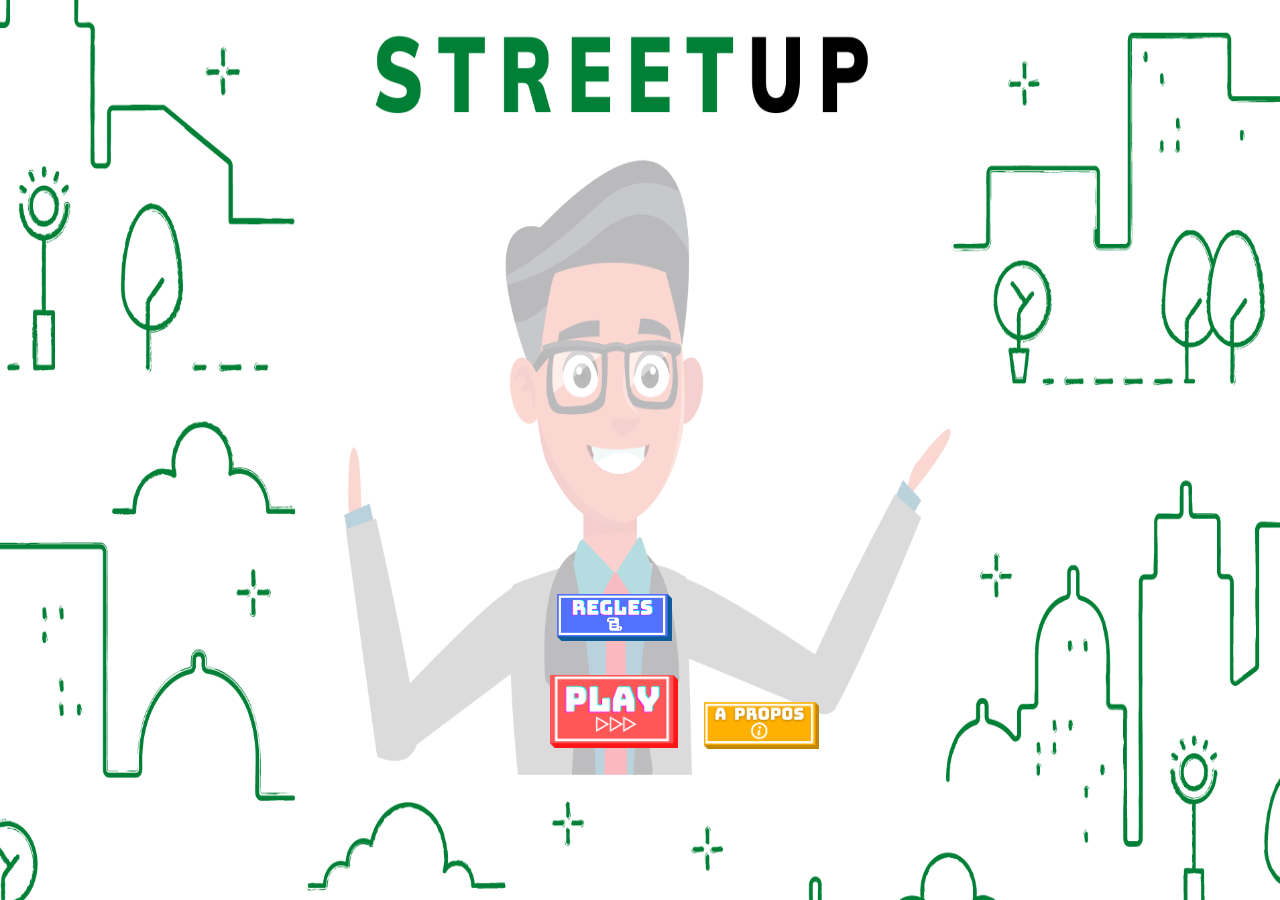
<file: index.html>
<!doctype html>
<html lang="en">
  <head>
    <!-- Required meta tags -->
    <meta charset="utf-8">
    <meta name="viewport" content="width=device-width, initial-scale=1, shrink-to-fit=no">

    <!-- Bootstrap CSS -->
    <link rel="stylesheet" href="https://cdn.jsdelivr.net/npm/bootstrap@4.5.3/dist/css/bootstrap.min.css" integrity="sha384-TX8t27EcRE3e/ihU7zmQxVncDAy5uIKz4rEkgIXeMed4M0jlfIDPvg6uqKI2xXr2" crossorigin="anonymous">
    <link rel="stylesheet" type="text/css" href="index.css">
    <link rel="icon" href="img/icon.png">

    <title>StreetUp</title>
  </head>
  <body>
    <a href="aPropos.html">
        <img id="buttonAPropos" src="img/aPropos.png"/>
    </a>
    <a href="regles.html">
        <img id="buttonRegles" src="img/regles2.png"/>
    </a>
    <a href="jeu.html">
        <img id="buttonPlay" src="img/play2.png"/>
    </a>
    <!-- Bootstrap core JavaScript
    ================================================== -->
    <!-- Placed at the end of the document so the pages load faster -->
    <script src="https://code.jquery.com/jquery-3.5.1.slim.min.js" integrity="sha384-DfXdz2htPH0lsSSs5nCTpuj/zy4C+OGpamoFVy38MVBnE+IbbVYUew+OrCXaRkfj" crossorigin="anonymous"></script>
    <script src="https://cdn.jsdelivr.net/npm/bootstrap@4.5.3/dist/js/bootstrap.bundle.min.js" integrity="sha384-ho+j7jyWK8fNQe+A12Hb8AhRq26LrZ/JpcUGGOn+Y7RsweNrtN/tE3MoK7ZeZDyx" crossorigin="anonymous"></script>
  </body>
</html>
</file>
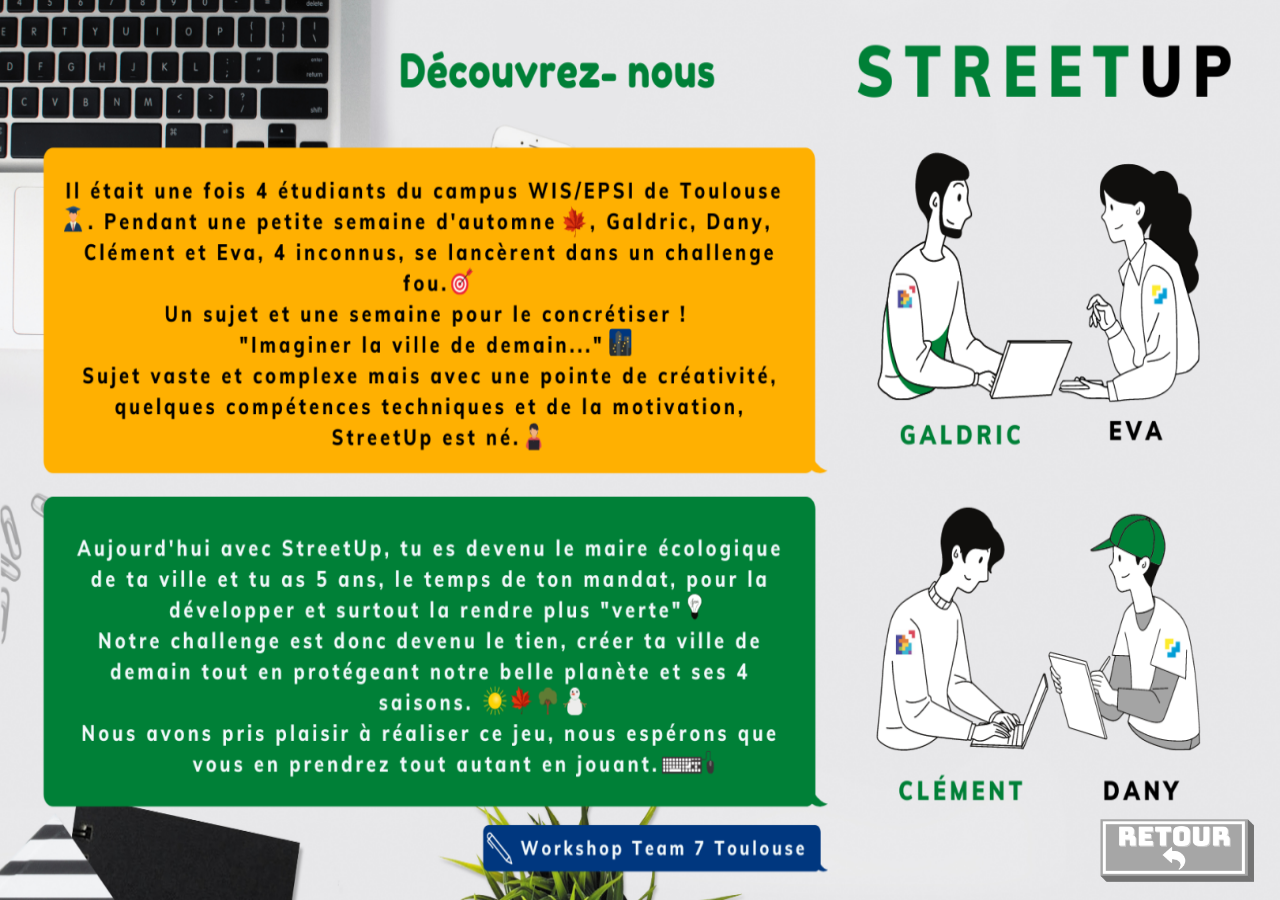
<file: aPropos.html>
<!DOCTYPE html>
<html lang="en">
<head>
    <link rel="stylesheet" href="aPropos.css">
    <link rel="icon" href="img/icon.png">
    <meta charset="UTF-8">
    <meta name="viewport" content="width=device-width, initial-scale=1.0">
    <title>A Propos</title>
</head>
<body>
    <a href="index.html">
        <img id="button" src="img/retour2.png"/>
    </a>
</body>
</html>
</file>
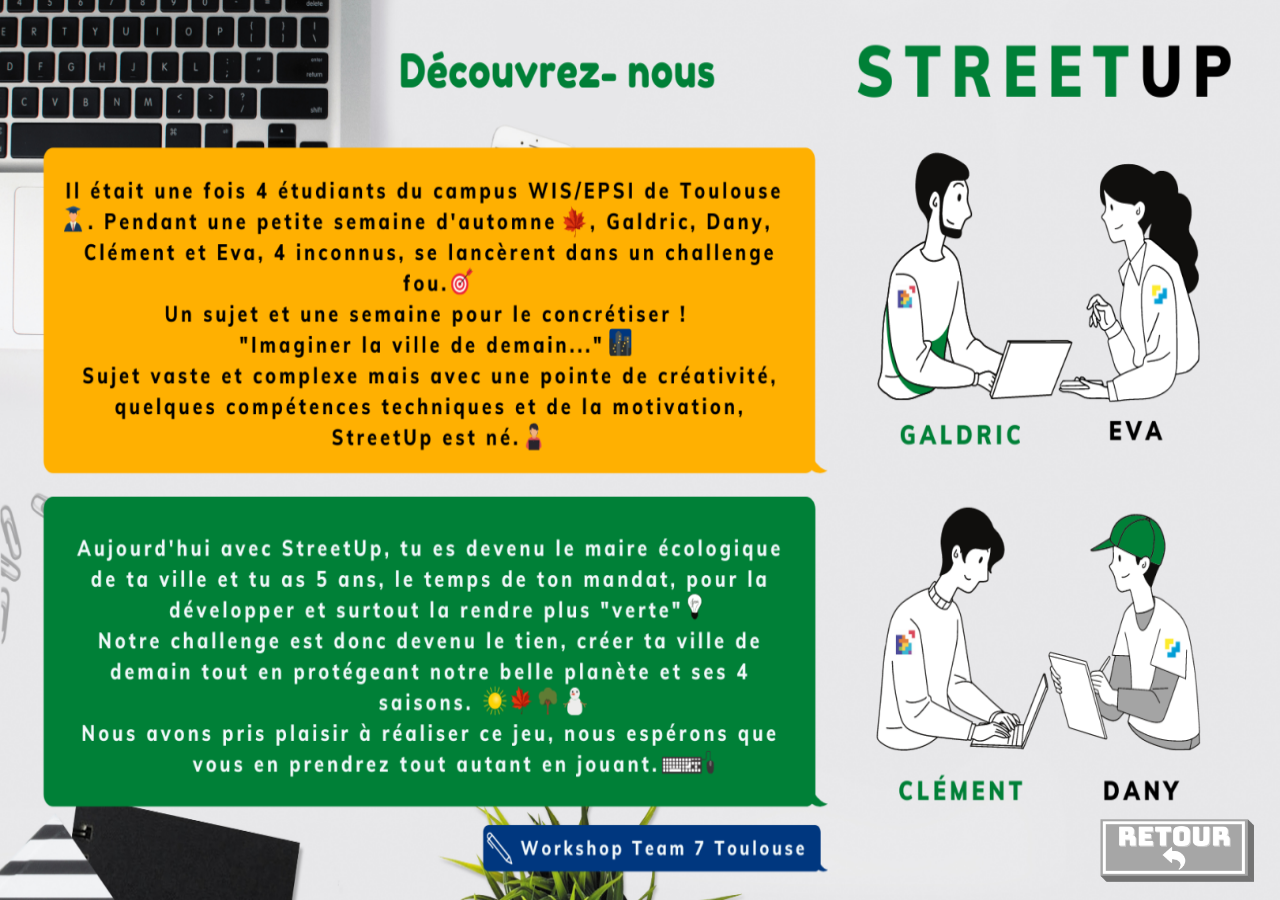
<file: aPropos2.html>
<!DOCTYPE html>
<html lang="en">
<head>
    <link rel="stylesheet" href="aPropos.css">
    <link rel="icon" href="img/icon.png">
    <meta charset="UTF-8">
    <meta name="viewport" content="width=device-width, initial-scale=1.0">
    <title>A Propos</title>
</head>
<body>
    <a href="jeu.html">
        <img id="button" src="img/retour2.png"/>
    </a>
</body>
</html>
</file>
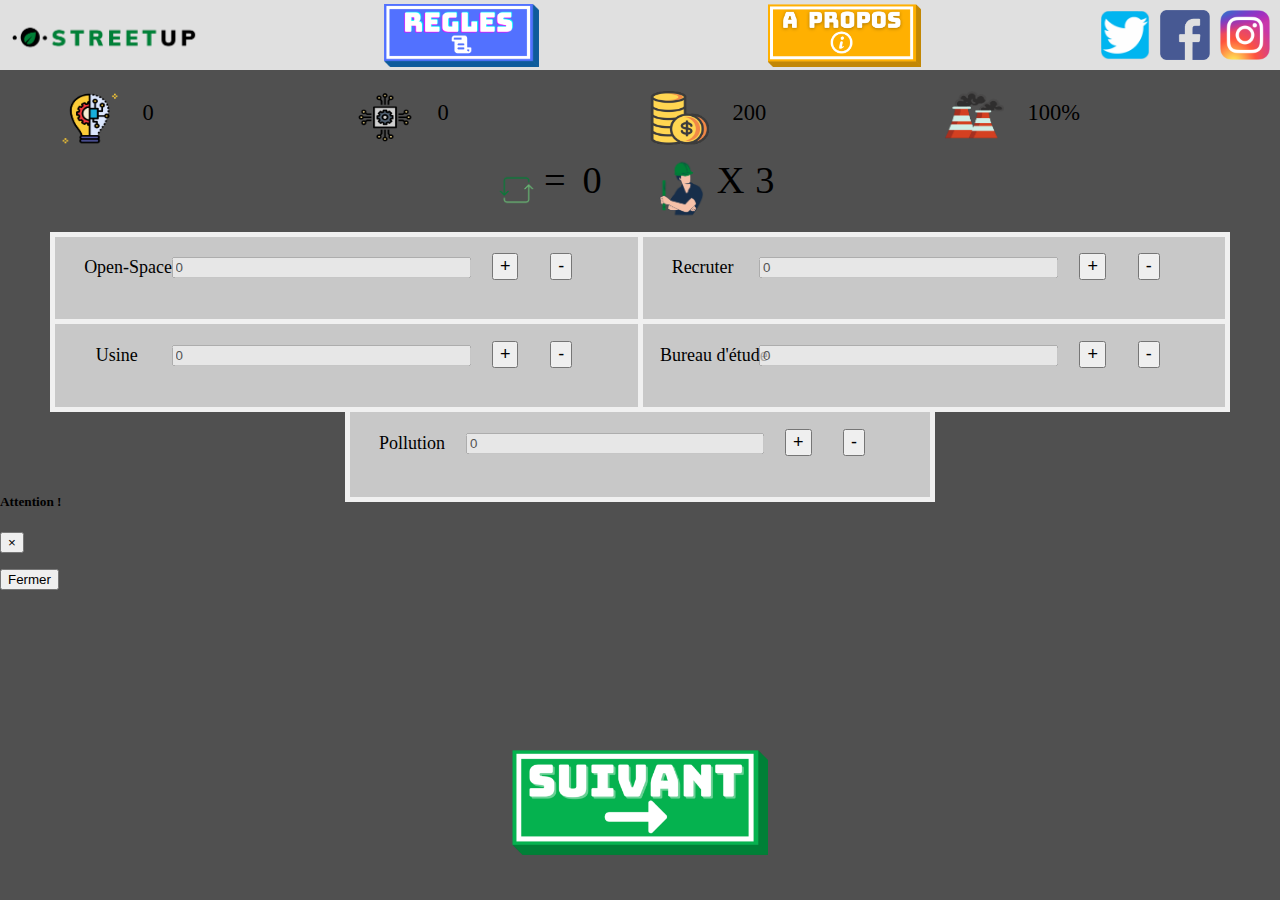
<file: jeu.html>
<!doctype html>
<html lang="fr">
<head>
    <!-- Required meta tags -->
    <meta charset="utf-8">
    <meta name="viewport" content="width=device-width, initial-scale=1, shrink-to-fit=no">

    <!-- Bootstrap CSS -->
    <link rel="stylesheet" href="https://cdn.jsdelivr.net/npm/bootstrap@4.5.3/dist/css/bootstrap.min.css" integrity="sha384-TX8t27EcRE3e/ihU7zmQxVncDAy5uIKz4rEkgIXeMed4M0jlfIDPvg6uqKI2xXr2" crossorigin="anonymous">
    <link rel="stylesheet" type="text/css" href="jeu.css">
    <link rel="icon" href="img/icon.png">
    <title>StreetUp</title>
</head>
<body>
    <!-- Barre de navigation -->
    <div class="navigbar">
    	<a id="logo" href="index.html">
	        <img src="img/logo.png" height=70px>
	    </a>
        <a href="regles2.html">
            <img id="buttonRegles" src="img/regles2.png"/>
        </a>
        <a href="aPropos2.html">
            <img id="buttonAPropos" src="img/aPropos.png"/>
        </a>
	    <a href="https://www.instagram.com/street_up_app/" id="ig">
	        <img src="img/ig.png">
	    </a>
	    <a href="https://www.facebook.com/StreetUp-104897931429715" id="fb">
	        <img src="img/fb.png">
	    </a>
	    <a href="https://twitter.com/Street__up" id="twitter">
	        <img src="img/twitter.png">
	    </a>
    </div>

    <!-- Barre des ressources -->
    <div class="statbar bg-light rounded">
    	<div class="res1 spaced">
	        <img src="img/techno.png" class="respicture">
	    </div>
	    <div id="techno" class="res2 spaced">
	        0
	    </div>
	    <div class="res3 spaced">
	        <img src="img/component.png" class="respicture">
	    </div>
	    <div id="component" class="res4 spaced">
	        0
	    </div>
	    <div class="res5 spaced">
	        <img src="img/money.png" class="respicture">
	    </div>
	    <div id="money" class="res6 spaced">
	        200
	    </div>
	    <div class="res7 spaced">
	        <img src="img/polution.png" class="respicture">
	    </div>
	    <div id="polution" class="res8 spaced">
	        100%
	    </div>
    </div>

	<!-- Barre des workers -->
    <div id="workerDiv"class="countbar bg-light rounded">
        <div id="round">
            <img src="img/tours.png">
        </div>
        <div id="roundEqual">
            =
        </div>
        <div id="roundCount">
            0
        </div>
    	<div id="worker">
	        <img src="img/worker.png">
	    </div>
	    <div id="workerCross">
	        X
	    </div>
	    <div id="workerCount">
	        3
	    </div>
    </div>

    <div id="mainButtons">
    	<div id="buttonPart" class="rounded">
	    	<div id="openSpace" class="rounded">
	    		<label>Open-Space</label>
	    		<input id="dataInput" name="openSpaceInput" class="form-control" rows="1" value="0" disabled></input>
	    		<button id="openSpacePlusButton" type="button" class="btn btn-default">+</button>
	    		<button id="openSpaceMinusButton" type="button" class="btn btn-default">-</button>
	    	</div>
	    	<div id="recruter" class="rounded">
	    		<label>Recruter</label>
	    		<input id="dataInput" class="form-control" rows="1" value="0" disabled></input>
	    		<button id="recruterPlusButton" type="button" class="btn btn-default">+</button>
	    		<button id="recruterMinusButton" type="button" class="btn btn-default">-</button>
	    	</div>
	    	<div id="usine" class="rounded">
	    		<label>Usine</label>
	    		<input id="dataInput" class="form-control" rows="1" value="0" disabled></input>
	    		<button id="usinePlusButton" type="button" class="btn btn-default">+</button>
	    		<button id="usineMinusButton" type="button" class="btn btn-default">-</button>
	    	</div>
	    	<div id="BE" class="rounded">
	    		<label>Bureau d'étude</label>
	    		<input id="dataInput" class="form-control" rows="1" value="0" disabled></input>
	    		<button id="BEPlusButton" type="button" class="btn btn-default">+</button>
	    		<button id="BEMinusButton" type="button" class="btn btn-default">-</button>
	    	</div>
	    </div>
	    <div id="lastButtonPart" class="rounded-bottom">
	    	<div id="enhance" class="rounded">
	    		<label>Pollution</label>
	    		<input id="dataInput" class="form-control" rows="1" value="0" disabled></input>
	    		<button id="enhancePlusButton" type="button" class="btn btn-default">+</button>
	    		<button id="enhanceMinusButton" type="button" class="btn btn-default">-</button>
	    	</div>
	    </div>

	    <button id="passButton" class="buttonPass"></button>
    </div>

	<!-- Modal -->
	<div class="modal fade" id="modal" tabindex="-1" role="dialog" aria-labelledby="modalLabel" aria-hidden="true">
	  <div class="modal-dialog modal-dialog-centered" role="document">
	    <div class="modal-content">
	      <div class="modal-header">
	        <h5 class="modal-title" id="modalLabel">Attention !</h5>
	        <button type="button" class="close" data-dismiss="modal" aria-label="Close">
	          <span aria-hidden="true">&times;</span>
	        </button>
	      </div>
	      <div class="modal-body">
	        <p id="texteModal"></p>
	      </div>
	      <div class="modal-footer" id="modalFooter">
	        <button type="button" class="btn btn-success" data-dismiss="modal">Fermer</button>
	      </div>
	    </div>
	  </div>
	</div>
    
    <!-- Bootstrap core JavaScript
        ================================================== -->
        <!-- Placed at the end of the document so the pages load faster -->
        <script src="https://code.jquery.com/jquery-3.5.1.slim.min.js" integrity="sha384-DfXdz2htPH0lsSSs5nCTpuj/zy4C+OGpamoFVy38MVBnE+IbbVYUew+OrCXaRkfj" crossorigin="anonymous"></script>
        <script src="https://cdn.jsdelivr.net/npm/bootstrap@4.5.3/dist/js/bootstrap.bundle.min.js" integrity="sha384-ho+j7jyWK8fNQe+A12Hb8AhRq26LrZ/JpcUGGOn+Y7RsweNrtN/tE3MoK7ZeZDyx" crossorigin="anonymous"></script>
        <script>
        	$(function() {

        		debut();

				$('#openSpaceMinusButton').click(decrease);
				$('#openSpacePlusButton').click(increase);

				$('#recruterMinusButton').click(decrease);
				$('#recruterPlusButton').click(increase);

				$('#usineMinusButton').click(decrease);
				$('#usinePlusButton').click(increase);

				$('#BEMinusButton').click(decrease);
				$('#BEPlusButton').click(increase);

				$('#enhanceMinusButton').click(decrease);
				$('#enhancePlusButton').click(increase);

				$('#passButton').click(nextTurn);
			});

			function decrease() {
				var value = $(this).parent().find('#dataInput').val();
				var beforevalue = parseInt(document.getElementById("workerCount").innerHTML);
				if(value > 0) {
					value--;
					$(this).parent().find('#dataInput').val(value);
					document.getElementById("workerCount").innerHTML = ++beforevalue;
				}
			}

			function increase() {
				var value = $(this).parent().find('#dataInput').val();
				var beforevalue = parseInt(document.getElementById("workerCount").innerHTML);
				if($(this).parent().attr('id') == "recruter"){
					if(value == 0){
						value++;
						$(this).parent().find('#dataInput').val(value);
						document.getElementById("workerCount").innerHTML = --beforevalue;
					}
				}else if(beforevalue > 0) {
					value++;
					$(this).parent().find('#dataInput').val(value);
					document.getElementById("workerCount").innerHTML = --beforevalue;
				}
			}

			function nextTurn(){
				//Partie des save
				var saveTechno = parseInt(document.getElementById("techno").innerHTML);
				var saveComponent = parseInt(document.getElementById("component").innerHTML);
				var saveGold = parseInt(document.getElementById("money").innerHTML);
				var savePollutionStat = parseInt(document.getElementById("polution").innerHTML);
				var saveTurn = parseInt(document.getElementById("roundCount").innerHTML);
				var saveWorkers = parseInt(document.getElementById("workerCount").innerHTML);
				var saveOpenSpace = parseInt($(this).parent().find('#openSpace').find('#dataInput').val());
				var saveRecruter = parseInt($(this).parent().find('#recruter').find('#dataInput').val());
				var saveUsine = parseInt($(this).parent().find('#usine').find('#dataInput').val());
				var saveBE = parseInt($(this).parent().find('#BE').find('#dataInput').val());
				var savePollution = parseInt($(this).parent().find('#lastButtonPart').find('#enhance').find('#dataInput').val());
				saveWorkers = saveWorkers+saveOpenSpace+saveRecruter+saveUsine+saveBE+savePollution;

				//Partie fonctionnelle
				var openSpace = parseInt($(this).parent().find('#openSpace').find('#dataInput').val());
				var worker = parseInt(document.getElementById("workerCount").innerHTML);
				if(openSpace != 0){
					var gold = parseInt(document.getElementById("money").innerHTML);
					document.getElementById("money").innerHTML = gold+openSpace*90;
					worker = worker + openSpace;
					document.getElementById("workerCount").innerHTML = worker;
					$(this).parent().find('#openSpace').find('#dataInput').val(0);
				}
				var recruter = parseInt($(this).parent().find('#recruter').find('#dataInput').val());
				worker = parseInt(document.getElementById("workerCount").innerHTML);
				if(recruter != 0){
					var gold = parseInt(document.getElementById("money").innerHTML);
					var polution = parseInt(document.getElementById("polution").innerHTML);
					document.getElementById("polution").innerHTML = (polution+5)+"%";
					worker = worker + 2;
					document.getElementById("workerCount").innerHTML = worker;
					$(this).parent().find('#recruter').find('#dataInput').val(0);
				}
				var Usine = parseInt($(this).parent().find('#usine').find('#dataInput').val());
				worker = parseInt(document.getElementById("workerCount").innerHTML);
				if(Usine != 0){
					var gold = parseInt(document.getElementById("money").innerHTML);
					var polution = parseInt(document.getElementById("polution").innerHTML);
					var composant = parseInt(document.getElementById("component").innerHTML);
					document.getElementById("component").innerHTML = composant+(Usine*5);
					document.getElementById("polution").innerHTML = (polution+(Usine*10))+"%";
					document.getElementById("money").innerHTML = gold-(Usine*6);
					worker = worker + Usine;
					document.getElementById("workerCount").innerHTML = worker;
					$(this).parent().find('#usine').find('#dataInput').val(0);
				}
				var BE = parseInt($(this).parent().find('#BE').find('#dataInput').val());
				if(BE != 0){
					var gold = parseInt(document.getElementById("money").innerHTML);
					var techno = parseInt(document.getElementById("techno").innerHTML);
					var composant = parseInt(document.getElementById("component").innerHTML);
					document.getElementById("component").innerHTML = composant-(BE*3);
					document.getElementById("techno").innerHTML = techno+(BE*1);
					document.getElementById("money").innerHTML = gold-(BE*5);
					worker = worker + BE;
					document.getElementById("workerCount").innerHTML = worker;
					$(this).parent().find('#BE').find('#dataInput').val(0);
				}
				var polutionCount = parseInt($(this).parent().find('#lastButtonPart').find('#enhance').find('#dataInput').val());
				if(polutionCount != 0){
					var polution = parseInt(document.getElementById("polution").innerHTML);
					var techno = parseInt(document.getElementById("techno").innerHTML);
					document.getElementById("polution").innerHTML = (polution-(polutionCount*15))+"%";
					document.getElementById("techno").innerHTML = techno-polutionCount;
					worker = worker + polutionCount;
					document.getElementById("workerCount").innerHTML = worker;
					$(this).parent().find('#lastButtonPart').find('#enhance').find('#dataInput').val(0);
				}
				var gold = parseInt(document.getElementById("money").innerHTML);
				document.getElementById("money").innerHTML = gold-(worker*40);

				var tour = parseInt(document.getElementById("roundCount").innerHTML);
				document.getElementById("roundCount").innerHTML = tour + 1;

				if(parseInt(document.getElementById("techno").innerHTML) < 0){
					document.getElementById("texteModal").innerHTML = "Vous ne pouvez pas passer au tour suivant car vous dépensez trop de point de Technologie !";
					$('#modal').modal();
					reset(saveTechno,saveComponent,saveGold,savePollutionStat,saveTurn,saveWorkers,saveOpenSpace,saveRecruter,saveUsine,saveBE,savePollution);
					return;
				}
				if(parseInt(document.getElementById("component").innerHTML) < 0){
					document.getElementById("texteModal").innerHTML = "Vous ne pouvez pas passer au tour suivant car vous dépensez trop de composants !";
					$('#modal').modal();
					reset(saveTechno,saveComponent,saveGold,savePollutionStat,saveTurn,saveWorkers,saveOpenSpace,saveRecruter,saveUsine,saveBE,savePollution);
					return;
				}
				if(parseInt(document.getElementById("money").innerHTML) < 0){
					document.getElementById("texteModal").innerHTML = "Vous ne pouvez pas passer au tour suivant car vous dépensez trop de monnaie !";
					$('#modal').modal();
					reset(saveTechno,saveComponent,saveGold,savePollutionStat,saveTurn,saveWorkers,saveOpenSpace,saveRecruter,saveUsine,saveBE,savePollution);
					return;
				}
				if(parseInt(document.getElementById("polution").innerHTML) < 0){
					document.getElementById("polution").innerHTML = "0%";
				}

				var polution = parseInt(document.getElementById("polution").innerHTML);

				if(polution == 0){
					gagner();
				}else if(tour+1 >= 20 && polution > 0){
					perdu();
				}

				if(parseInt(document.getElementById("roundCount").innerHTML) =10){
					milieu();
				}
			}

			function reset(saveTechno,saveComponent,saveGold,savePollutionStat,saveTurn,saveWorkers,saveOpenSpace,saveRecruter,saveUsine,saveBE,savePollution) {
				document.getElementById("techno").innerHTML = saveTechno;
				document.getElementById("component").innerHTML = saveComponent;
				document.getElementById("money").innerHTML = saveGold;
				document.getElementById("polution").innerHTML = savePollutionStat;
				document.getElementById("roundCount").innerHTML = saveTurn;
				document.getElementById("workerCount").innerHTML = saveWorkers;
			}

			function debut() {
				document.getElementById("texteModal").innerHTML = "Bonjour joueur, que dis-je ... monsieur le maire ! \nEt oui, vous êtes élu nouveaux maire de cette ville, c’est donc à vous de la faire vivre. \n Malheureusement l’ancien maire ne faisais pas attention à grand choses et voilà où ça a mené, une ville pollué ! \nTous les habitants comptent sur vous pour la rendre aussi propre qu’autre fois. \nBonne chance monsieur le maire, et surtout courage !";
				$('#modal').modal();
			}

			function milieu() {
				document.getElementById("texteModal").innerHTML = "Vous êtes à la moitié de votre mandat, j'espère que tout ce passe comme vous le souhaitez !";
				$('#modal').modal();
			}

			function perdu() {
				document.getElementById("texteModal").innerHTML = "Dommage, la ville n’est pas assez saine. \nVous avez vendu du rêve aux habitant mais le résultat ne colle pas. \nIls optent donc pour élire un autre maire.";
				document.getElementById("modalFooter").innerHTML = "<button type='button' class='btn btn-danger' data-dismiss='modal' onclick="+'"'+"location.href = 'index.html';"+'"'+">Retourner à l'accueil</button>";
				$('#modal').modal();
			}

			function gagner() {
				document.getElementById("texteModal").innerHTML = "Super, vous avez réussi à assainir la ville ! \nGrâce à vous, la ville attire plus de monde et le secteur du tourisme se développe. \nLes habitants ont même voté pour vous pour le nouveau mandat, serez-vous encore à la hauteur ?";
				document.getElementById("modalFooter").innerHTML = "<button type='button' class='btn btn-success' data-dismiss='modal'>Retourner à l'accueil</button>";
				$('#modal').modal();
			}
    	</script>
    </body>
    </html>
</file>
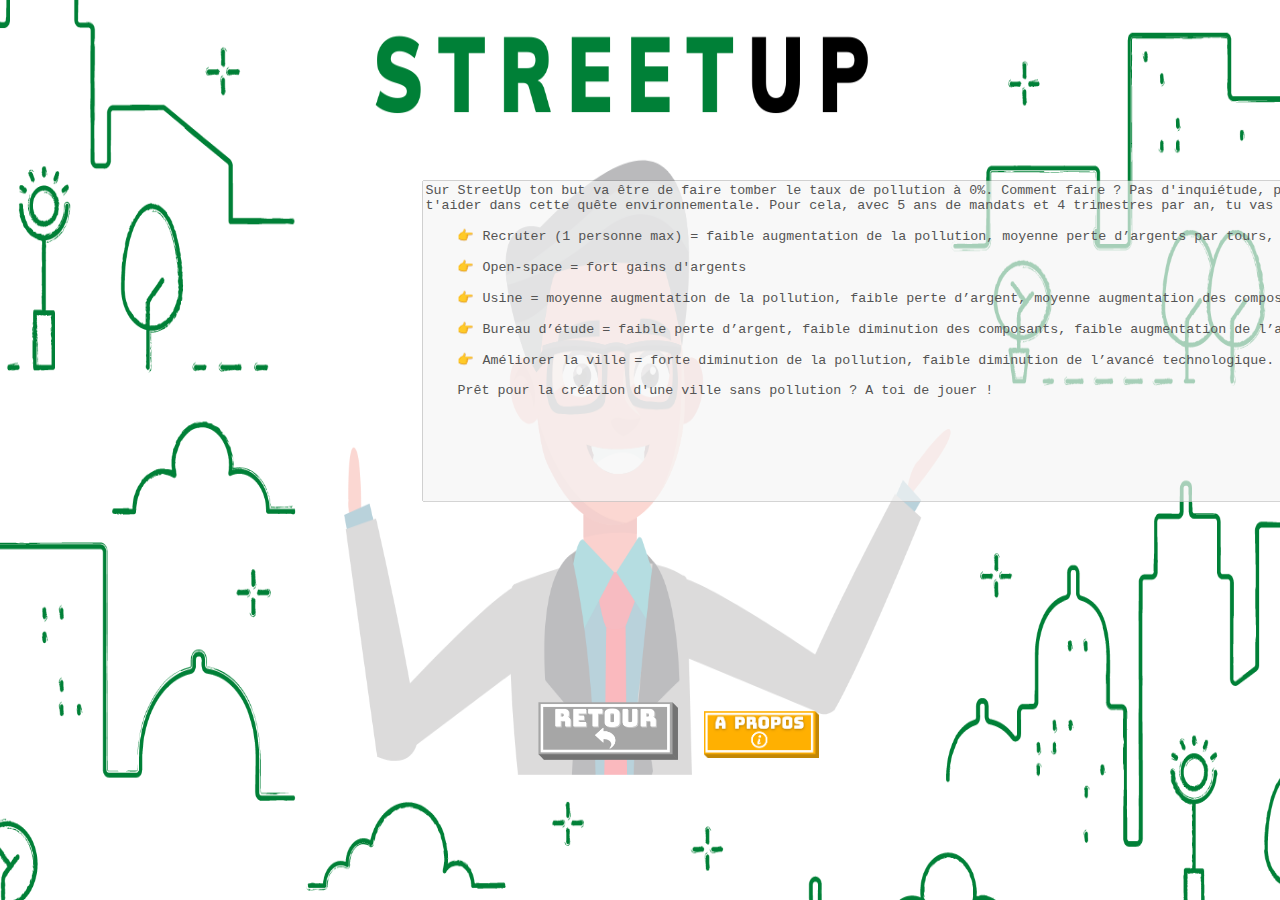
<file: regles.html>
<!doctype html>
<html lang="en">
  <head>
    <!-- Required meta tags -->
    <meta charset="utf-8">
    <meta name="viewport" content="width=device-width, initial-scale=1, shrink-to-fit=no">

    <!-- Bootstrap CSS -->
    <link rel="stylesheet" href="https://cdn.jsdelivr.net/npm/bootstrap@4.5.3/dist/css/bootstrap.min.css" integrity="sha384-TX8t27EcRE3e/ihU7zmQxVncDAy5uIKz4rEkgIXeMed4M0jlfIDPvg6uqKI2xXr2" crossorigin="anonymous">
    <link rel="stylesheet" type="text/css" href="regles.css">
    <link rel="icon" href="img/icon.png">

    <title>StreetUp</title>
  </head>
  <body>
    <div class="col-4">
        <textarea id="textAreaRegles" style="text-align:left" name="regles" rows="15" cols="60" disabled="true" autofocus="true">
Sur StreetUp ton but va être de faire tomber le taux de pollution à 0%. Comment faire ? Pas d'inquiétude, pour cela, tu as de nombreuses personnes prêtes à t'aider dans cette quête environnementale. Pour cela, avec 5 ans de mandats et 4 trimestres par an, tu vas avoir 20 tours et plusieurs actions possibles :
    
    👉 Recruter (1 personne max) = faible augmentation de la pollution, moyenne perte d’argents par tours, 1 recrutement.
    
    👉 Open-space = fort gains d'argents

    👉 Usine = moyenne augmentation de la pollution, faible perte d’argent, moyenne augmentation des composants.

    👉 Bureau d’étude = faible perte d’argent, faible diminution des composants, faible augmentation de l’avancé technologique.

    👉 Améliorer la ville = forte diminution de la pollution, faible diminution de l’avancé technologique.

    Prêt pour la création d'une ville sans pollution ? A toi de jouer !




        </textarea>
    </div>
    <div class="row">
        <a href="index.html"> <img id="buttonRetour" src="img/retour2.png"/></a>
        <a href="aPropos.html"> <img id="buttonAPropos" src="img/aPropos.png"/></a>
    </div>
    <!-- Bootstrap core JavaScript
    ================================================== -->
    <!-- Placed at the end of the document so the pages load faster -->
    <script src="https://code.jquery.com/jquery-3.5.1.slim.min.js" integrity="sha384-DfXdz2htPH0lsSSs5nCTpuj/zy4C+OGpamoFVy38MVBnE+IbbVYUew+OrCXaRkfj" crossorigin="anonymous"></script>
    <script src="https://cdn.jsdelivr.net/npm/bootstrap@4.5.3/dist/js/bootstrap.bundle.min.js" integrity="sha384-ho+j7jyWK8fNQe+A12Hb8AhRq26LrZ/JpcUGGOn+Y7RsweNrtN/tE3MoK7ZeZDyx" crossorigin="anonymous"></script>
  </body>
</html>
</file>
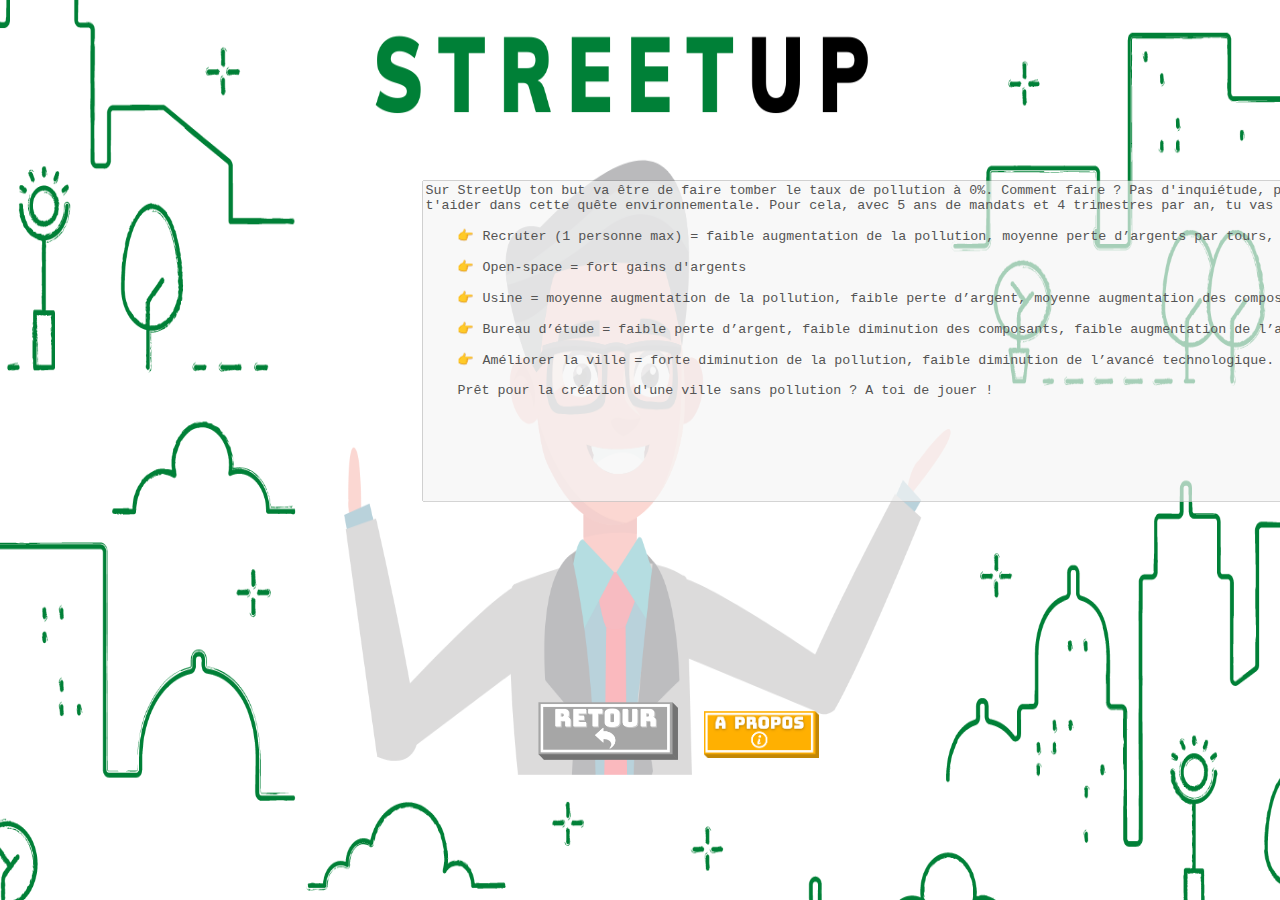
<file: regles2.html>
<!doctype html>
<html lang="en">
  <head>
    <!-- Required meta tags -->
    <meta charset="utf-8">
    <meta name="viewport" content="width=device-width, initial-scale=1, shrink-to-fit=no">

    <!-- Bootstrap CSS -->
    <link rel="stylesheet" href="https://cdn.jsdelivr.net/npm/bootstrap@4.5.3/dist/css/bootstrap.min.css" integrity="sha384-TX8t27EcRE3e/ihU7zmQxVncDAy5uIKz4rEkgIXeMed4M0jlfIDPvg6uqKI2xXr2" crossorigin="anonymous">
    <link rel="stylesheet" type="text/css" href="regles.css">
    <link rel="icon" href="img/icon.png">

    <title>StreetUp</title>
  </head>
  <body>
    <div class="col-4">
        <textarea id="textAreaRegles" style="text-align:left" name="regles" rows="15" cols="60" disabled="true" autofocus="true">
Sur StreetUp ton but va être de faire tomber le taux de pollution à 0%. Comment faire ? Pas d'inquiétude, pour cela, tu as de nombreuses personnes prêtes à t'aider dans cette quête environnementale. Pour cela, avec 5 ans de mandats et 4 trimestres par an, tu vas avoir 20 tours et plusieurs actions possibles :
    
    👉 Recruter (1 personne max) = faible augmentation de la pollution, moyenne perte d’argents par tours, 1 recrutement.
    
    👉 Open-space = fort gains d'argents

    👉 Usine = moyenne augmentation de la pollution, faible perte d’argent, moyenne augmentation des composants.

    👉 Bureau d’étude = faible perte d’argent, faible diminution des composants, faible augmentation de l’avancé technologique.

    👉 Améliorer la ville = forte diminution de la pollution, faible diminution de l’avancé technologique.

    Prêt pour la création d'une ville sans pollution ? A toi de jouer !




        </textarea>
    </div>
    <div class="row">
        <a href="jeu.html"> <img id="buttonRetour" src="img/retour2.png"/></a>
        <a href="aPropos2.html"> <img id="buttonAPropos" src="img/aPropos.png"/></a>
    </div>
    <!-- Bootstrap core JavaScript
    ================================================== -->
    <!-- Placed at the end of the document so the pages load faster -->
    <script src="https://code.jquery.com/jquery-3.5.1.slim.min.js" integrity="sha384-DfXdz2htPH0lsSSs5nCTpuj/zy4C+OGpamoFVy38MVBnE+IbbVYUew+OrCXaRkfj" crossorigin="anonymous"></script>
    <script src="https://cdn.jsdelivr.net/npm/bootstrap@4.5.3/dist/js/bootstrap.bundle.min.js" integrity="sha384-ho+j7jyWK8fNQe+A12Hb8AhRq26LrZ/JpcUGGOn+Y7RsweNrtN/tE3MoK7ZeZDyx" crossorigin="anonymous"></script>
  </body>
</html>
</file>
<file: index.css>
#buttonPlay{
position: absolute;
left: 43vw;
top: 75vh;
width: 10vw;
}

#buttonRegles{
position: absolute;
left: 43.5vw;
top: 66vh;
width: 9vw;
}

body {
background-image: url("img/Page_dacceuil2.png");
background-size: 100vw 100vh;
background-repeat: no-repeat;
}

#buttonAPropos{
	position: absolute;
	left: 55vw;
	top: 78vh;
	width: 9vw;
}
</file>
<file: aPropos.css>
body {
    background-image: url("img/backB.png");
    background-size: 100vw 100vh;
}

#button{
    position: absolute;
    right: 2%;
    bottom: 2%;
    height: 7%;
}
</file>
<file: jeu.css>
.navigbar{
	position: relative;
	top: 0;
	left: 0;
	height: 70px;
	width: 100vw;
	background-color: #E0E0E0;
	margin: 0 auto;
}

.standardpadding{
	padding: 10px 10px 10px 10px
}

.bottomelements{
	position: relative;
	bottom: 0%;
	left: 0%;
	right: 0%;
}

.paddingbottomandtop{
	padding: 20px 0 20px;
}

.statbar{
	position: relative;
	top: 10px;
	width: calc(100% - 100px);
	height: calc((100vw - 200px)/16);
	min-height: 40px;
	margin: 0 auto;
}

.countbar{
	position: relative;
	top: 20px;
	width: 30vw;
	height: calc(15vw / 3);
	margin: 0 auto;
}

.res1{
	position: absolute;
	top: 2%;
	height: 80%;
	width: 5%;
	min-height: 38px;
	min-width: 38px;
}

.res1 img{
	position: absolute;
	width: 100%;
	height: 100%;
}

.res2{
	position: absolute;
	top: 15%;
	left: 7%;
	font-size: calc((100vw - 200px)/(16*3));
}

.res3{
	position: absolute;
	top: 2%;
	left: 25%;
	height: 80%;
	width: 5%;
	min-height: 38px;
	min-width: 38px;
}

.res3 img{
	position: absolute;
	width: 100%;
	height: 100%;
}

.res4{
	position: absolute;
	top: 15%;
	left: 32%;
	font-size: calc((100vw - 200px)/(16*3));
}

.res5{
	position: absolute;
	top: 2%;
	left: 50%;
	height: 80%;
	width: 5%;
	min-height: 38px;
	min-width: 38px;
}

.res5 img{
	position: absolute;
	width: 100%;
	height: 100%;
}

.res6{
	position: absolute;
	top: 15%;
	left: 57%;
	font-size: calc((100vw - 200px)/(16*3));
}

.res7{
	position: absolute;
	top: 2%;
	left: 75%;
	height: 80%;
	width: 5%;
	min-height: 38px;
	min-width: 38px;
}

.res7 img{
	position: absolute;
	width: 100%;
	height: 100%;
}

.res8{
	position: absolute;
	top: 15%;
	left: 82%;
	font-size: calc((100vw - 200px)/(16*3));
}

.respicture{
	height: calc(3vh + 3px);
	width: calc(3vh + 3px);
}

.spaced{
	margin: 10px;
}

.buttonPass{
	width: 100%;
}

.link1{
	position: absolute;
	left: 250px;
	top: 15%;
	font-size: 25px;
}

.link2{
	position: absolute;
	left: 350px;
	top: 15%;
	font-size: 25px;
}

.link3{
	position: absolute;
	left: 450px;
	top: 15%;
	font-size: 25px;
}

body{
	background-color: #505050;
	margin: 0 auto;
}

#passButton{
	position: absolute;
	bottom: 5vh;
	left: 40vw;
	width: 20vw;
	height: 8.182vw;
	background-image: url("img/next.png");
	background-size: cover;
	background-color: Transparent;
	border: none;
}

#ig{
	position: absolute;
	top: 10px;
	right: 10px;
}

#ig img{
	height: 50px;
	width: 50px;
}

#fb{
	position: absolute;
	top: 10px;
	right: 70px;
}

#fb img{
	height: 50px;
	width: 50px;
}

#twitter{
	position: absolute;
	top: 10px;
	right: 130px;
}

#twitter img{
	height: 50px;
	width: 50px;
}

#main{
	position: fixed;
	height: 100%;
	width: 100%;
}

#round img{
	position: absolute;
	height: 100%;
	left: 3%;
	z-index: 20;
}

#roundEqual{
	position: absolute;
	font-size: 3vw;
	height: 100%;
	left: 25%;
	z-index: 20;
}

#roundCount{
	position: absolute;
	font-size: 3vw;
	height: 15vh;
	left: 35%;
	z-index: 20;
}

#worker img{
	position: absolute;
	height: 100%;
	left: 55%;
	z-index: 20;
}

#workerCross{
	position: absolute;
	font-size: 3vw;
	height: 100%;
	left: 70%;
	z-index: 20;
}

#workerCount{
	position: absolute;
	font-size: 3vw;
	height: 15vh;
	left: 80%;
	z-index: 20;
}

#logo{
	position: absolute;
	top: 8px;
	left: 10px;
	z-index: 40;
}

#logo img{
	height: 60px;
}

#buttonPart{
	position: relative;
	top: 30px;
	left: 50px;
	width: calc(100vw - 100px);
	height: 20vh;
	background-color: rgb(240,240,240);
}

#openSpace{
	position: absolute;
	top: 5px;
	left: 5px;
	width: calc((100% - 15px)/2);
	height: calc((100% - 15px)/2);
	background-color: rgb(200,200,200);
}

#openSpace label{
	position: absolute;
	top: 25%;
	font-size: 2vh;
	left: 5%;
}

#openSpace input{
	position: absolute;
	top: 25%;
	left: 20%;
	width: 50%;
}

#openSpace #openSpacePlusButton{
	position: absolute;
	top: 20%;
	left: 75%;
	font-size: 2vh;
}

#openSpace #openSpaceMinusButton{
	position: absolute;
	top: 20%;
	left: 85%;
	font-size: 2vh;
}

#recruter{
	position: absolute;
	top: 5px;
	right: 5px;
	width: calc((100% - 15px)/2);
	height: calc((100% - 15px)/2);
	background-color: rgb(200,200,200);
}

#recruter label{
	position: absolute;
	top: 25%;
	font-size: 2vh;
	left: 5%;
}

#recruter input{
	position: absolute;
	top: 25%;
	left: 20%;
	width: 50%;
}

#recruter #recruterPlusButton{
	position: absolute;
	top: 20%;
	left: 75%;
	font-size: 2vh;
}

#recruter #recruterMinusButton{
	position: absolute;
	top: 20%;
	left: 85%;
	font-size: 2vh;
}

#usine{
	position: absolute;
	bottom: 5px;
	left: 5px;
	width: calc((100% - 15px)/2);
	height: calc((100% - 15px)/2);
	background-color: rgb(200,200,200);
}

#usine label{
	position: absolute;
	top: 25%;
	font-size: 2vh;
	left: 7%;
}

#usine input{
	position: absolute;
	top: 25%;
	left: 20%;
	width: 50%;
}

#usine #usinePlusButton{
	position: absolute;
	top: 20%;
	left: 75%;
	font-size: 2vh;
}

#usine #usineMinusButton{
	position: absolute;
	top: 20%;
	left: 85%;
	font-size: 2vh;
}

#BE{
	position: absolute;
	bottom: 5px;
	right: 5px;
	width: calc((100% - 15px)/2);
	height: calc((100% - 15px)/2);
	background-color: rgb(200,200,200);
}

#BE label{
	position: absolute;
	top: 25%;
	font-size: 2vh;
	left: 3%;
}

#BE input{
	position: absolute;
	top: 25%;
	left: 20%;
	width: 50%;
}

#BE #BEPlusButton{
	position: absolute;
	top: 20%;
	left: 75%;
	font-size: 2vh;
}

#BE #BEMinusButton{
	position: absolute;
	top: 20%;
	left: 85%;
	font-size: 2vh;
}

#lastButtonPart{
	position: relative;
	top: 30px;
	left: calc((100vw - (100vw - 100px)/2)/2);
	width: calc((100vw - 100px)/2);
	height: 10vh;
	background-color: rgb(240,240,240);
}

#enhance{
	position: absolute;
	bottom: 5px;
	right: 5px;
	width: calc(100% - 10px);
	height: calc(100% - 5px);
	background-color: rgb(200,200,200);
}

#enhance label{
	position: absolute;
	top: 25%;
	font-size: 2vh;
	left: 5%;
}

#enhance input{
	position: absolute;
	top: 25%;
	left: 20%;
	width: 50%;
}

#enhance #enhancePlusButton{
	position: absolute;
	top: 20%;
	left: 75%;
	font-size: 2vh;
}

#enhance #enhanceMinusButton{
	position: absolute;
	top: 20%;
	left: 85%;
	font-size: 2vh;
}

#buttonRegles{
	position: absolute;
	left: 30%;
	top: 5%;
	height: 90%;
}

#buttonAPropos{
	position: absolute;
	left: 60%;
	top: 5%;
	height: 90%;
}
</file>
<file: regles.css>
#buttonRetour{
position: absolute;
text-align:center;
max-width: 30%;
height: auto;
top: 80vh;
left: 1vw;
}

#textAreaRegles{
position: absolute;
text-align:center;
top: 20vh;
left: 33vw;
width: calc(100% - 30px);
height: calc((65vw - 200px)/2);
min-height: 10px;
margin: 0 auto;
}


body {
background-image: url("img/Page_dacceuil2.png");
background-size: 100vw 100vh;
background-repeat: no-repeat;
}

.statbar{
	position: relative;
	top: 10px;
	width: calc(100% - 100px);
	height: calc((100vw - 200px)/16);
	min-height: 40px;
	margin: 0 auto;
}

#buttonRetour{
    position: absolute;
	left: 42vw;
	top: 78vh;
	width: 11vw;
}

#buttonAPropos{
	position: absolute;
	left: 55vw;
	top: 79vh;
	width: 9vw;
}
</file>
